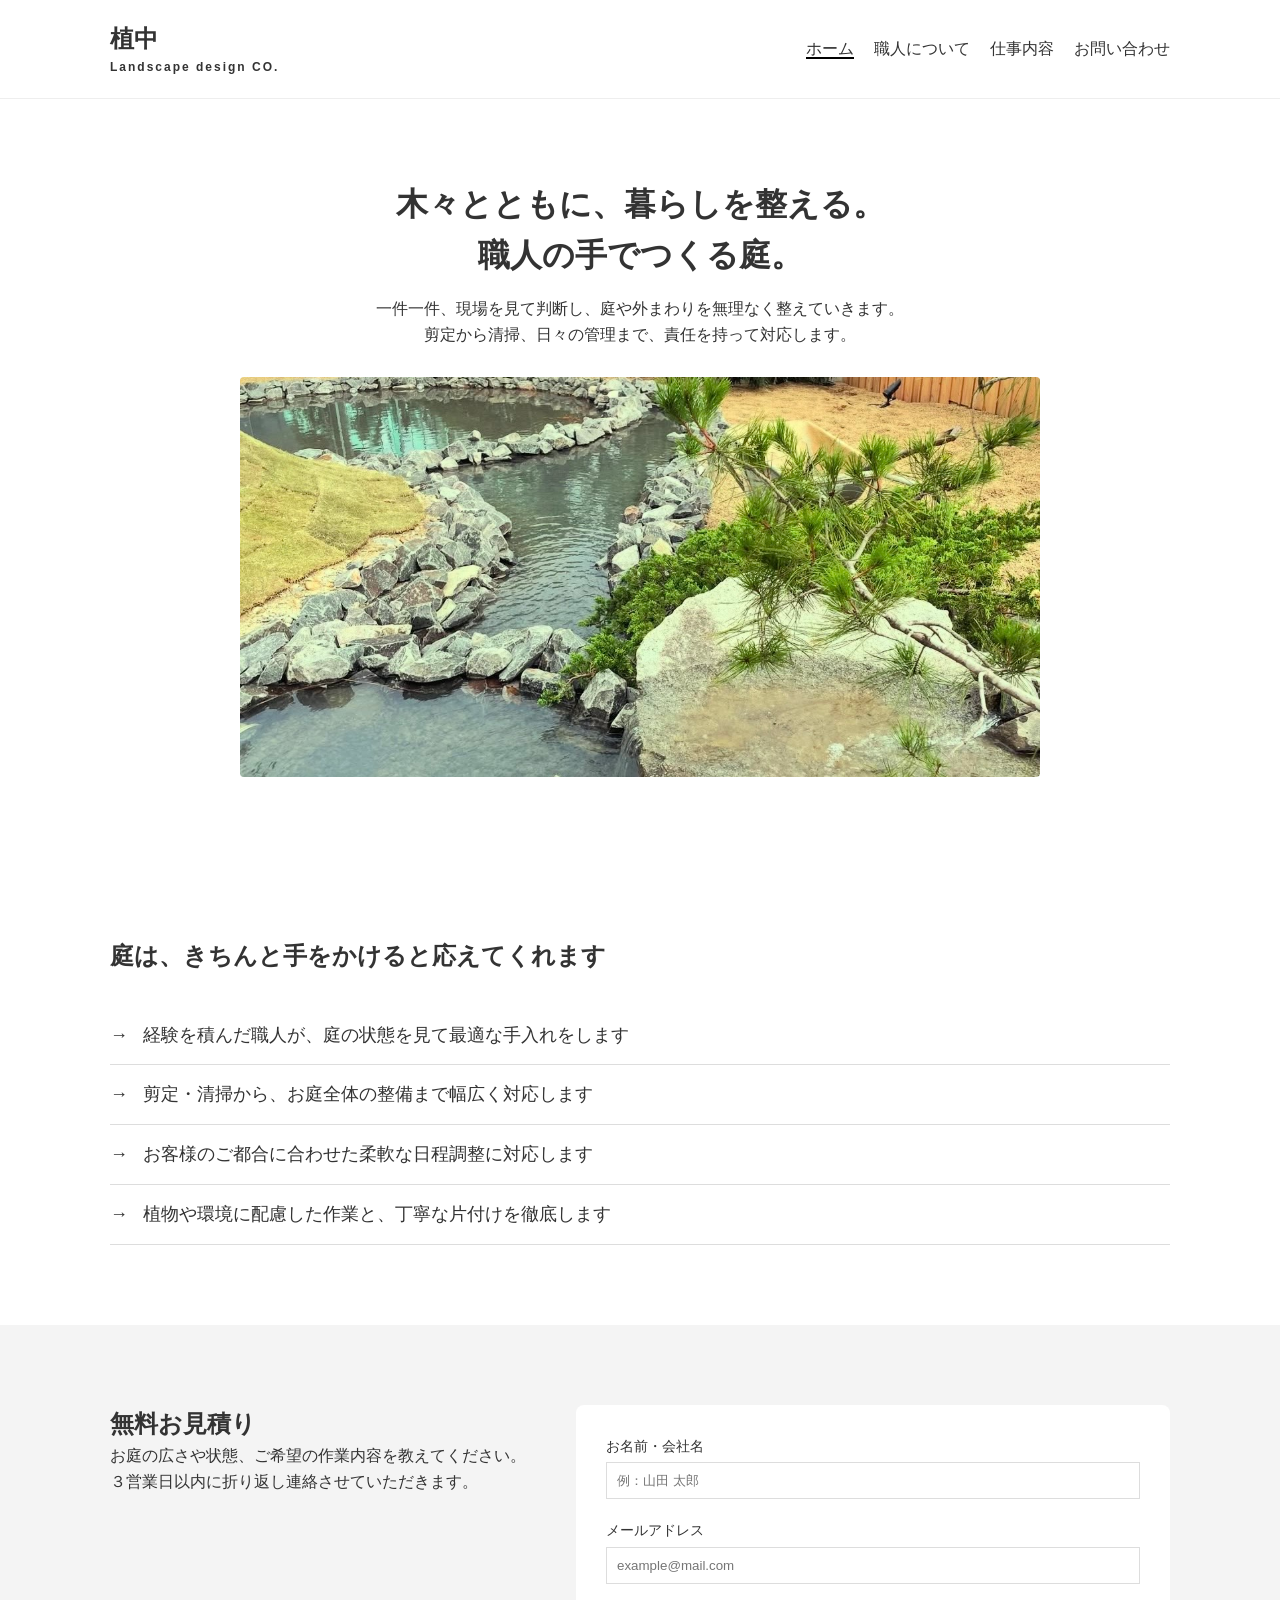
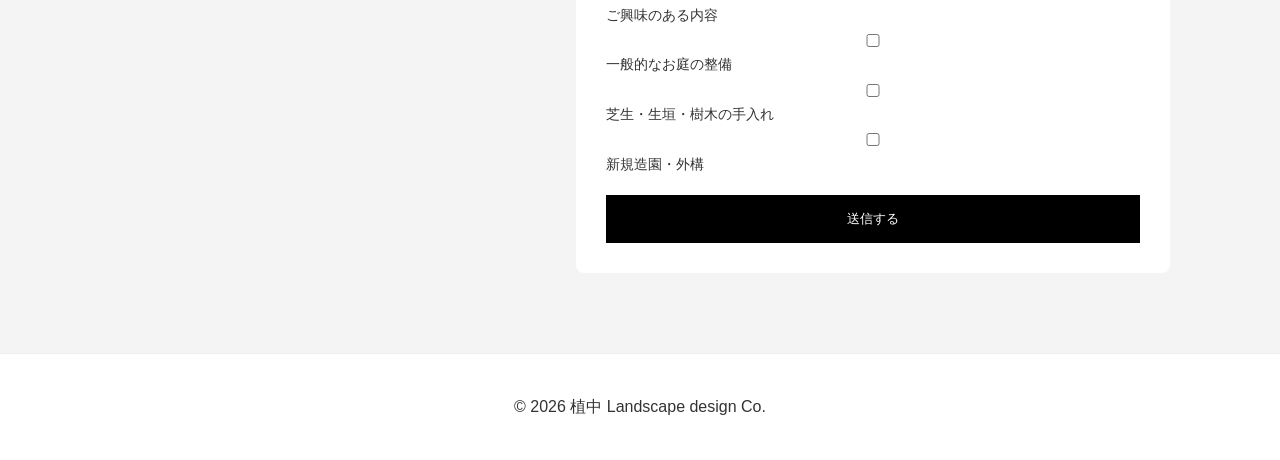
<file: index.html>
<!DOCTYPE html>
<html lang="ja">
<head>
    <meta charset="UTF-8">
    <meta name="viewport" content="width=device-width, initial-scale=1.0">
    <title>植中 | ホーム</title>
    <link rel="stylesheet" href="css/style.css">
</head>
<body>

    <header>
        <div class="container header-inner">
            <div class="logo">植中 <span>Landscape design CO.</span></div>
            <nav>
                <ul>
                    <li><a href="index.html" class="active">ホーム</a></li>
                    <li><a href="about.html">職人について</a></li>
                    <li><a href="works.html">仕事内容</a></li>
                    <li><a href="contact.html">お問い合わせ</a></li>
                </ul>
            </nav>
        </div>
    </header>

    <section class="hero">
        <div class="container hero-grid">
            <div class="hero-text">
                <h1>木々とともに、暮らしを整える。<br>職人の手でつくる庭。</h1>
                <p>一件一件、現場を見て判断し、庭や外まわりを無理なく整えていきます。<br>
                    剪定から清掃、日々の管理まで、責任を持って対応します。</p>
            </div>
            <img src="img/06_main.jpg" alt="" class="hero-img">
        </div>
    </section>

    <section class="features section-padding">
        <div class="container">
            <h2>庭は、きちんと手をかけると応えてくれます</h2>
                <ul class="feature-list">
                    <li>経験を積んだ職人が、庭の状態を見て最適な手入れをします</li>
                    <li>剪定・清掃から、お庭全体の整備まで幅広く対応します</li>
                    <li>お客様のご都合に合わせた柔軟な日程調整に対応します</li>
                    <li>植物や環境に配慮した作業と、丁寧な片付けを徹底します</li>
                </ul>            
        </div>
    </section>

    <section class="quote-section section-padding bg-light">
        <div class="container quote-grid">
            <div class="quote-info">
                <h2>無料お見積り</h2>
                <p>お庭の広さや状態、ご希望の作業内容を教えてください。<br>
                    ３営業日以内に折り返し連絡させていただきます。</p>
            </div>
            <div class="quote-form">
                <form>
                    <div class="form-group">
                        <label>お名前・会社名</label>
                        <input type="text" placeholder="例：山田 太郎">
                    </div>
                    <div class="form-group">
                        <label>メールアドレス</label>
                        <input type="email" placeholder="example@mail.com">
                    </div>
                    <div class="form-group">
                        <label>ご興味のある内容</label>
                        <div class="checkbox-group">
                            <label><input type="checkbox"> 一般的なお庭の整備</label>
                            <label><input type="checkbox"> 芝生・生垣・樹木の手入れ</label>
                            <label><input type="checkbox"> 新規造園・外構</label>
                        </div>
                    </div>
                    <button type="submit" class="btn-black">送信する</button>
                </form>
            </div>
        </div>
    </section>

    <footer>
        <p>&copy; 2026 植中 Landscape design Co.</p>
    </footer>

</body>
</html>
</file>
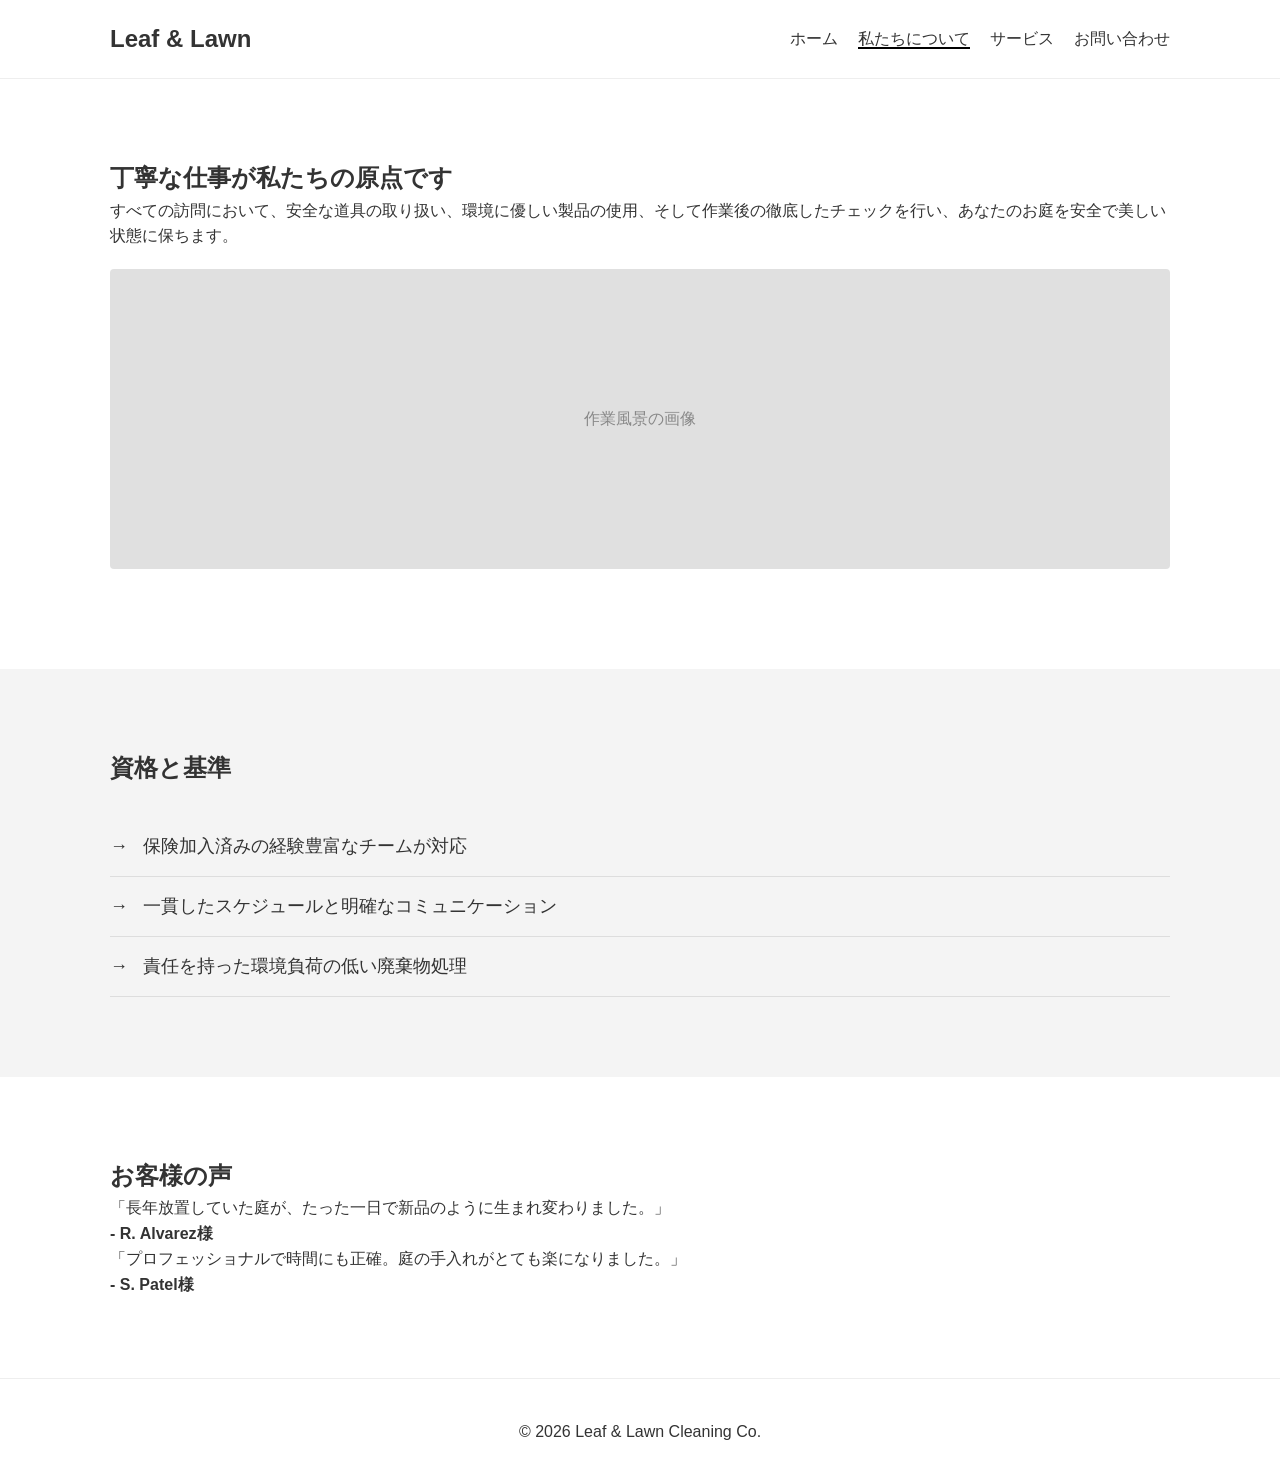
<file: about.html>
<!DOCTYPE html>
<html lang="ja">
<head>
    <meta charset="UTF-8">
    <meta name="viewport" content="width=device-width, initial-scale=1.0">
    <title>Leaf & Lawn | 私たちについて</title>
    <link rel="stylesheet" href="css/style.css">
</head>
<body>

    <header>
        <div class="container header-inner">
            <div class="logo">Leaf & Lawn</div>
            <nav>
                <ul>
                    <li><a href="index.html">ホーム</a></li>
                    <li><a href="about.html" class="active">私たちについて</a></li>
                    <li><a href="works.html">サービス</a></li>
                    <li><a href="contact.html">お問い合わせ</a></li>
                </ul>
            </nav>
        </div>
    </header>

    <section class="section-padding">
        <div class="container">
            <h1>丁寧な仕事が私たちの原点です</h1>
            <p>すべての訪問において、安全な道具の取り扱い、環境に優しい製品の使用、そして作業後の徹底したチェックを行い、あなたのお庭を安全で美しい状態に保ちます。</p>
            <div class="image-placeholder wide-img">作業風景の画像</div>
        </div>
    </section>

    <section class="section-padding bg-light">
        <div class="container">
            <h2>資格と基準</h2>
            <ul class="feature-list">
                <li>保険加入済みの経験豊富なチームが対応</li>
                <li>一貫したスケジュールと明確なコミュニケーション</li>
                <li>責任を持った環境負荷の低い廃棄物処理</li>
            </ul>
        </div>
    </section>

    <section class="section-padding">
        <div class="container">
            <h2>お客様の声</h2>
            <div class="testimonial-list">
                <div class="testimonial-item">
                    <p>「長年放置していた庭が、たった一日で新品のように生まれ変わりました。」</p>
                    <strong>- R. Alvarez様</strong>
                </div>
                <div class="testimonial-item">
                    <p>「プロフェッショナルで時間にも正確。庭の手入れがとても楽になりました。」</p>
                    <strong>- S. Patel様</strong>
                </div>
            </div>
        </div>
    </section>

    <footer>
        <p>&copy; 2026 Leaf & Lawn Cleaning Co.</p>
    </footer>
</body>
</html>
</file>
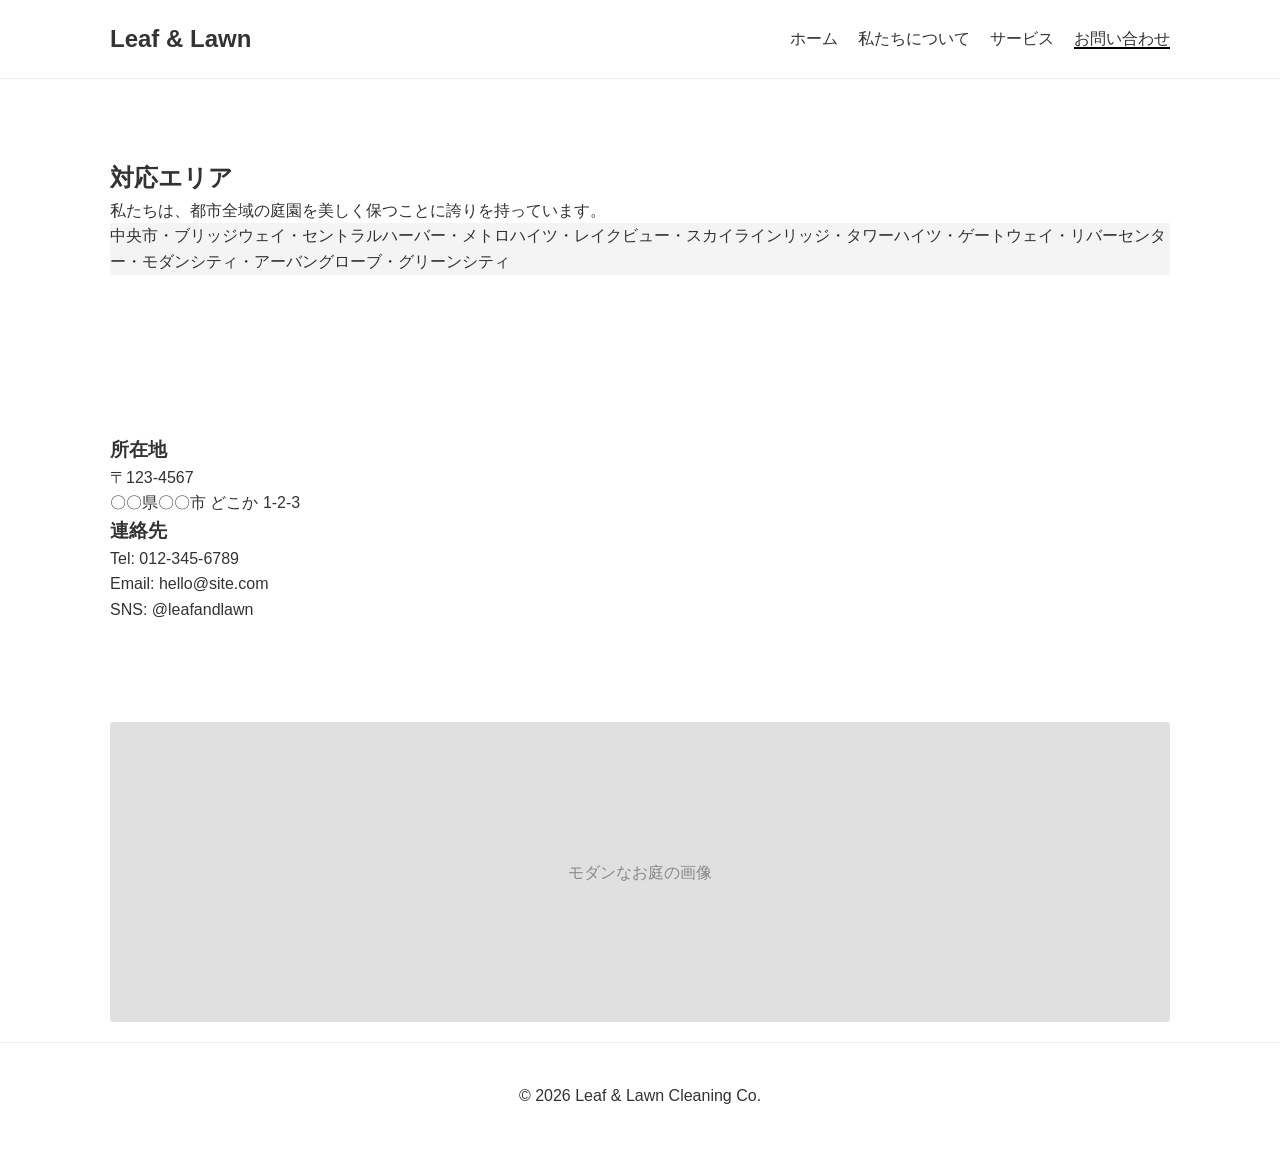
<file: contact.html>
<!DOCTYPE html>
<html lang="ja">
<head>
    <meta charset="UTF-8">
    <meta name="viewport" content="width=device-width, initial-scale=1.0">
    <title>Leaf & Lawn | お問い合わせ</title>
    <link rel="stylesheet" href="css/style.css">
</head>
<body>

    <header>
        <div class="container header-inner">
            <div class="logo">Leaf & Lawn</div>
            <nav>
                <ul>
                    <li><a href="index.html">ホーム</a></li>
                    <li><a href="about.html">私たちについて</a></li>
                    <li><a href="works.html">サービス</a></li>
                    <li><a href="contact.html" class="active">お問い合わせ</a></li>
                </ul>
            </nav>
        </div>
    </header>

    <section class="section-padding">
        <div class="container">
            <h1>対応エリア</h1>
            <p>私たちは、都市全域の庭園を美しく保つことに誇りを持っています。</p>
            <div class="area-box bg-light">
                <p>中央市・ブリッジウェイ・セントラルハーバー・メトロハイツ・レイクビュー・スカイラインリッジ・タワーハイツ・ゲートウェイ・リバーセンター・モダンシティ・アーバングローブ・グリーンシティ</p>
            </div>
        </div>
    </section>

    <section class="section-padding">
        <div class="container contact-info-grid">
            <div class="info-item">
                <h3>所在地</h3>
                <p>〒123-4567<br>〇〇県〇〇市 どこか 1-2-3</p>
            </div>
            <div class="info-item">
                <h3>連絡先</h3>
                <p>Tel: 012-345-6789<br>Email: hello@site.com<br>SNS: @leafandlawn</p>
            </div>
        </div>
    </section>

    <div class="container">
        <div class="image-placeholder wide-img">モダンなお庭の画像</div>
    </div>

    <footer>
        <p>&copy; 2026 Leaf & Lawn Cleaning Co.</p>
    </footer>
</body>
</html>
</file>
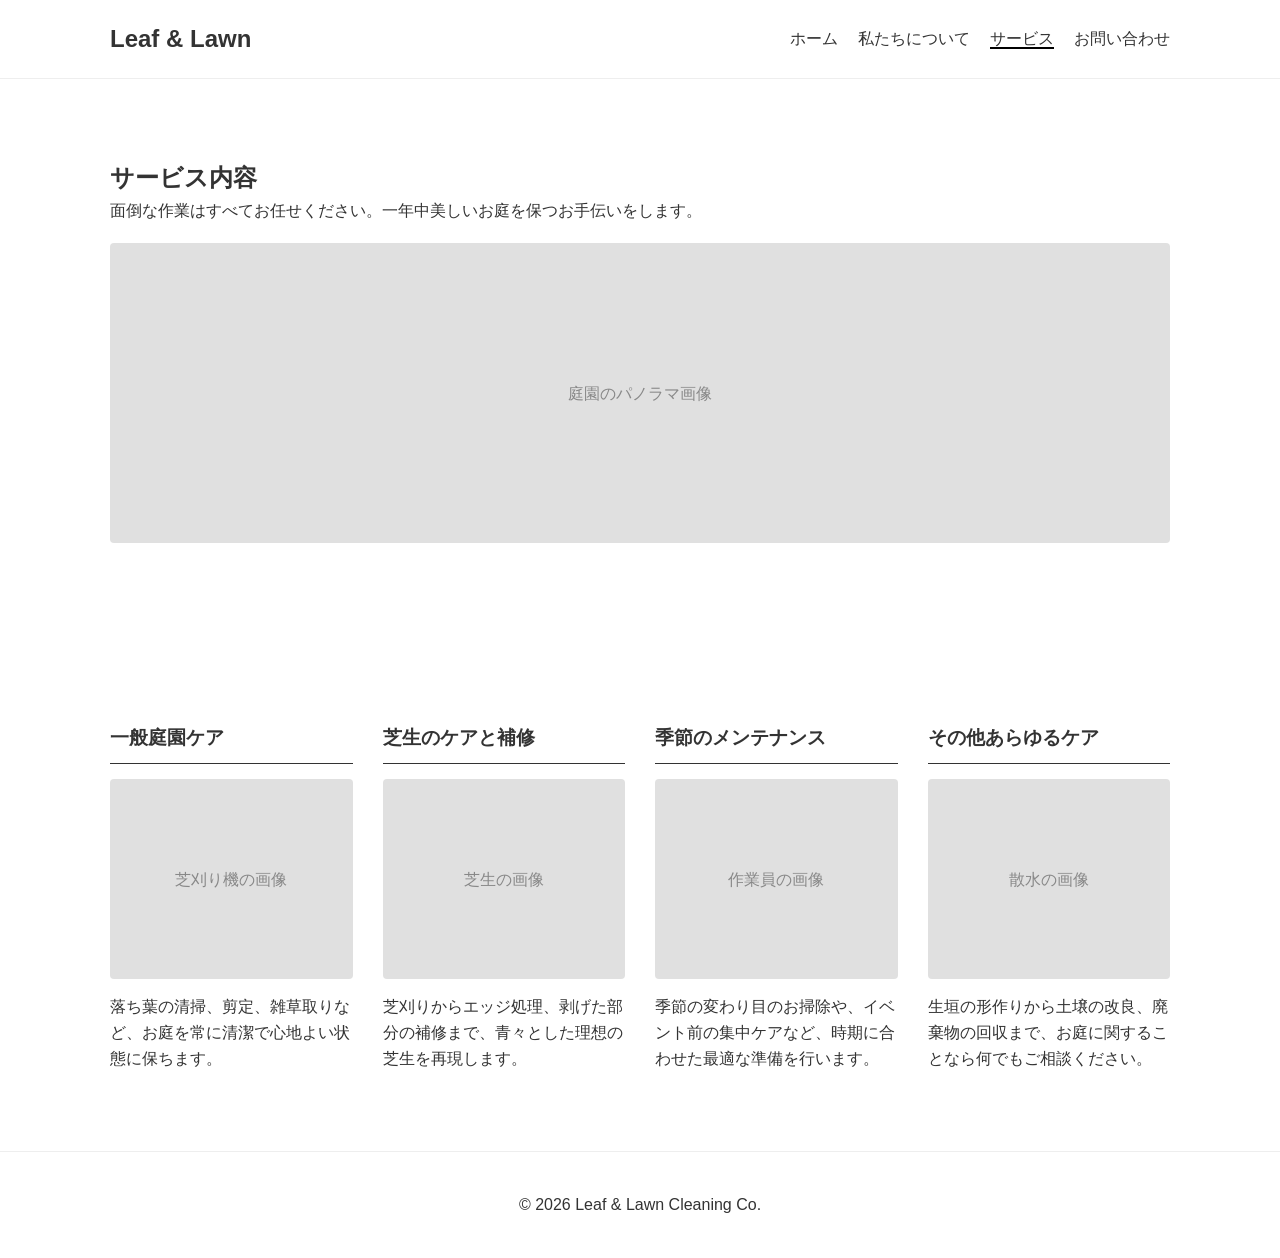
<file: service.html>
<!DOCTYPE html>
<html lang="ja">
<head>
    <meta charset="UTF-8">
    <meta name="viewport" content="width=device-width, initial-scale=1.0">
    <title>Leaf & Lawn | サービス</title>
    <link rel="stylesheet" href="css/style.css">
</head>
<body>

    <header>
        <div class="container header-inner">
            <div class="logo">Leaf & Lawn</div>
            <nav>
                <ul>
                    <li><a href="index.html">ホーム</a></li>
                    <li><a href="about.html">私たちについて</a></li>
                    <li><a href="works.html" class="active">サービス</a></li>
                    <li><a href="contact.html">お問い合わせ</a></li>
                </ul>
            </nav>
        </div>
    </header>

    <section class="section-padding">
        <div class="container">
            <h1>サービス内容</h1>
            <p>面倒な作業はすべてお任せください。一年中美しいお庭を保つお手伝いをします。</p>
            <div class="image-placeholder wide-img">庭園のパノラマ画像</div>
        </div>
    </section>

    <section class="section-padding">
        <div class="container">
            <div class="service-grid">
                <div class="service-card">
                    <h3>一般庭園ケア</h3>
                    <div class="image-placeholder card-img">芝刈り機の画像</div>
                    <p>落ち葉の清掃、剪定、雑草取りなど、お庭を常に清潔で心地よい状態に保ちます。</p>
                </div>
                <div class="service-card">
                    <h3>芝生のケアと補修</h3>
                    <div class="image-placeholder card-img">芝生の画像</div>
                    <p>芝刈りからエッジ処理、剥げた部分の補修まで、青々とした理想の芝生を再現します。</p>
                </div>
                <div class="service-card">
                    <h3>季節のメンテナンス</h3>
                    <div class="image-placeholder card-img">作業員の画像</div>
                    <p>季節の変わり目のお掃除や、イベント前の集中ケアなど、時期に合わせた最適な準備を行います。</p>
                </div>
                <div class="service-card">
                    <h3>その他あらゆるケア</h3>
                    <div class="image-placeholder card-img">散水の画像</div>
                    <p>生垣の形作りから土壌の改良、廃棄物の回収まで、お庭に関することなら何でもご相談ください。</p>
                </div>
            </div>
        </div>
    </section>

    <footer>
        <p>&copy; 2026 Leaf & Lawn Cleaning Co.</p>
    </footer>
</body>
</html>
</file>
<file: css/style.css>
/* --- 基本設定 --- */
* {
    margin: 0;
    padding: 0;
    box-sizing: border-box;
}

body {
    font-family: "Helvetica Neue", Arial, "Hiragino Kaku Gothic ProN", "Hiragino Sans", Meiryo, sans-serif;
    line-height: 1.6;
    color: #333;
    background-color: #fff;
}

.container {
    max-width: 1100px;
    margin: 0 auto;
    padding: 0 20px;
}

.section-padding {
    padding: 80px 0;
}

.bg-light {
    background-color: #f4f4f4;
}

/* --- ヘッダー --- */
header {
    border-bottom: 1px solid #eee;
    padding: 20px 0;
}

.header-inner {
    display: flex;
    justify-content: space-between;
    align-items: center;
}

.logo {
    font-size: 24px;
    font-weight: bold;
}

.logo span {
    font-size: 12px;
    display: block;
    letter-spacing: 2px;
}

nav ul {
    display: flex;
    list-style: none;
}

nav ul li {
    margin-left: 20px;
}

nav ul li a {
    text-decoration: none;
    color: #333;
    font-weight: 500;
}

nav ul li a.active {
    border-bottom: 2px solid #000;
}

/* --- メインビジュアル --- */
.hero {
    padding: 60px 0;
}

/* 1. 全体を縦並びにする設定 */
.hero-grid {
    display: flex;
    flex-direction: column; /* 要素を縦に積み上げる */
    align-items: center;    /* 要素を中央に寄せる */
    text-align: center;     /* テキストも中央寄せ */
    gap: 30px;              /* 要素同士の隙間 */
    padding: 20px;
}

/* 2. 画像とテキストを全幅にする */
.hero-text, .hero-img {
    width: 100%;            /* 横幅を100%にする */
    max-width: 800px;       /* ただし広がりすぎないように制限 */
}

/* 3. 画像のサイズ調整 */
.hero-img {
    height: auto;           /* 高さを固定せず、縦横比を保つ */
    max-height: 500px;      /* 大きくなりすぎないように制限 */
    object-fit: cover;
    border-radius: 8px;
}

/* 4. h1の見出し調整 */
.hero-text h1 {
    font-size: 2rem;        /* 少し小さくして1行に収まりやすくする */
    margin-bottom: 15px;
}

/* --- 画像プレースホルダー --- */
.image-placeholder {
    background-color: #e0e0e0;
    color: #888;
    display: flex;
    align-items: center;
    justify-content: center;
    border-radius: 4px;
}
.hero-img {
    width: 100%;
    height: 400px;
    object-fit: cover; /* 画像をアスペクト比を保ちつつ、枠に合わせてクロップして表示します */
    border-radius: 4px; /* 角を丸くする設定は残します */
}
.wide-img { width: 100%; height: 300px; margin: 20px 0; }
.card-img { width: 100%; height: 200px; margin: 15px 0; }

/* --- リスト・カード --- */
.feature-list {
    list-style: none;
    margin-top: 30px;
}

.feature-list li {
    padding: 15px 0;
    border-bottom: 1px solid #ddd;
    font-size: 18px;
}

.feature-list li::before {
    content: "→";
    margin-right: 15px;
}

.service-grid {
    display: grid;
    grid-template-columns: repeat(auto-fit, minmax(240px, 1fr));
    gap: 30px;
}

.service-card h3 {
    border-bottom: 1px solid #333;
    padding-bottom: 10px;
}

/* --- フォーム --- */
.quote-grid {
    display: flex;
    gap: 50px;
}

.quote-form {
    background: #fff;
    padding: 30px;
    border-radius: 8px;
    flex: 1;
}

.form-group {
    margin-bottom: 20px;
}

.form-group label {
    display: block;
    margin-bottom: 5px;
    font-size: 14px;
}

.form-group input {
    width: 100%;
    padding: 10px;
    border: 1px solid #ddd;
}

.btn-black {
    background: #000;
    color: #fff;
    border: none;
    padding: 15px 30px;
    width: 100%;
    cursor: pointer;
}

/* --- フッター --- */
footer {
    text-align: center;
    padding: 40px 0;
    background: #fff;
    border-top: 1px solid #eee;
}

/* --- レスポンシブ対応 (スマホ用) --- */
@media (max-width: 768px) {
    .hero-grid, .quote-grid {
        flex-direction: column;
    }
    .header-inner {
        flex-direction: column;
    }
    nav ul {
        margin-top: 20px;
    }
}
</file>
